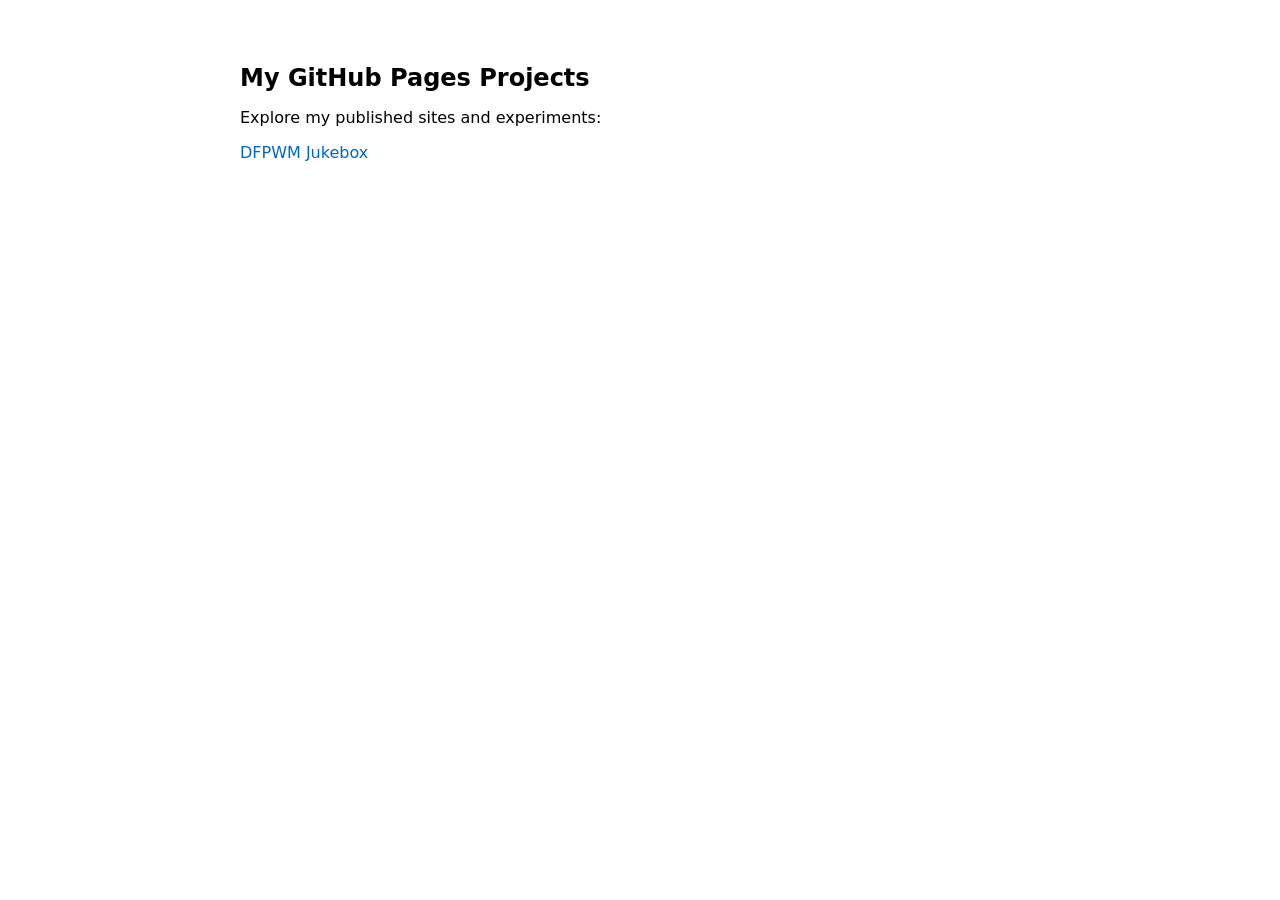
<file: index.html>
<!doctype html>
<html lang="en">
<head>
  <meta charset="utf-8">
  <title>Ronnie Reagan Projects</title>
  <meta name="viewport" content="width=device-width,initial-scale=1">

<script async src="https://pagead2.googlesyndication.com/pagead/js/adsbygoogle.js?client=ca-pub-7010587991992406"
     crossorigin="anonymous"></script>

  <style>
    body { font-family: system-ui, sans-serif; max-width: 800px; margin: 2rem auto; padding: 1rem; }
    h1 { font-size: 1.5rem; margin-bottom: 1rem; }
    ul { list-style: none; padding: 0; }
    li { margin: 0.5rem 0; }
    a { text-decoration: none; color: #0066cc; }
    a:hover { text-decoration: underline; }
  </style>
</head>
<body>
  <h1>My GitHub Pages Projects</h1>
  <p>Explore my published sites and experiments:</p>
  <ul id="projects"></ul>

  <script>
    const projects = [
      { name: "DFPWM Jukebox", path: "DFPWM_LIBRARY" },
    ];

    const list = document.getElementById("projects");
    projects.forEach(p => {
      const li = document.createElement("li");
      const a = document.createElement("a");
      a.href = `https://ronnie-reagan.github.io/${p.path}/`;
      a.textContent = p.name;
      li.appendChild(a);
      list.appendChild(li);
    });
  </script>
</body>
</html>
</file>
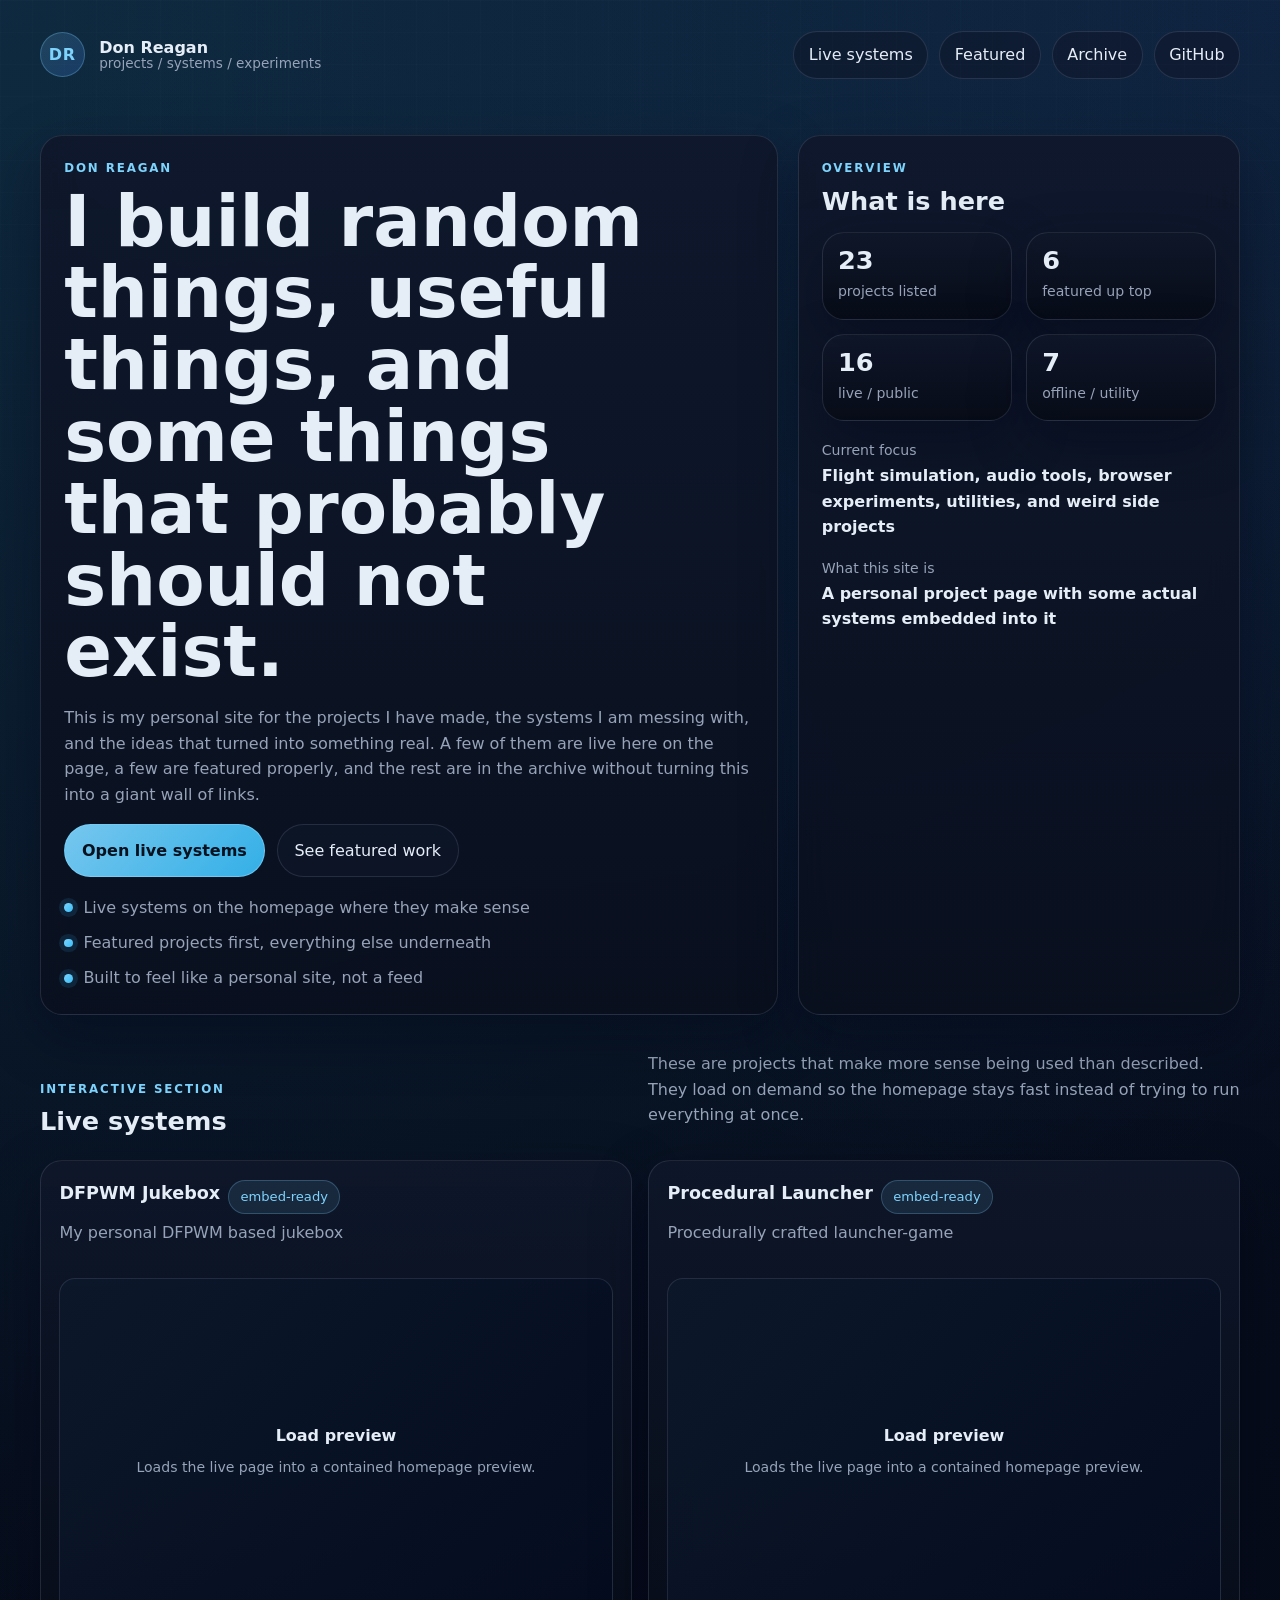
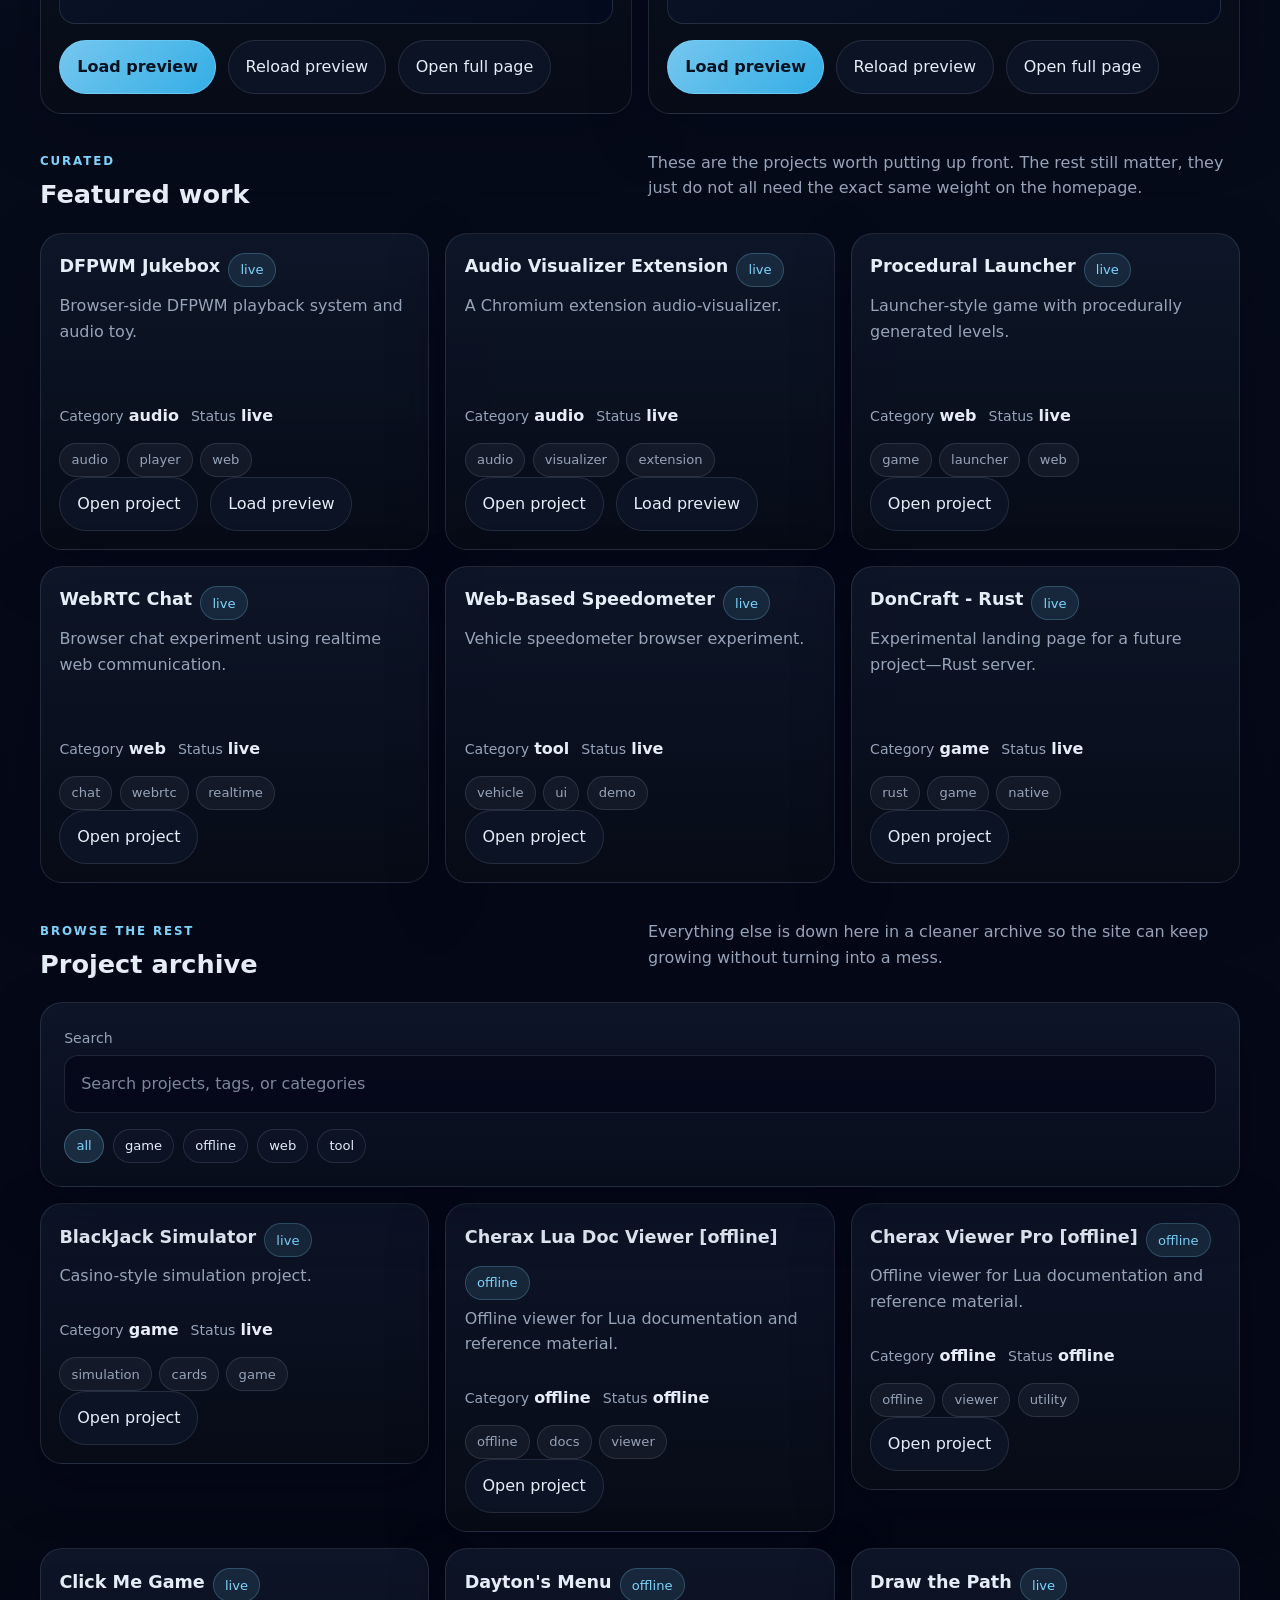
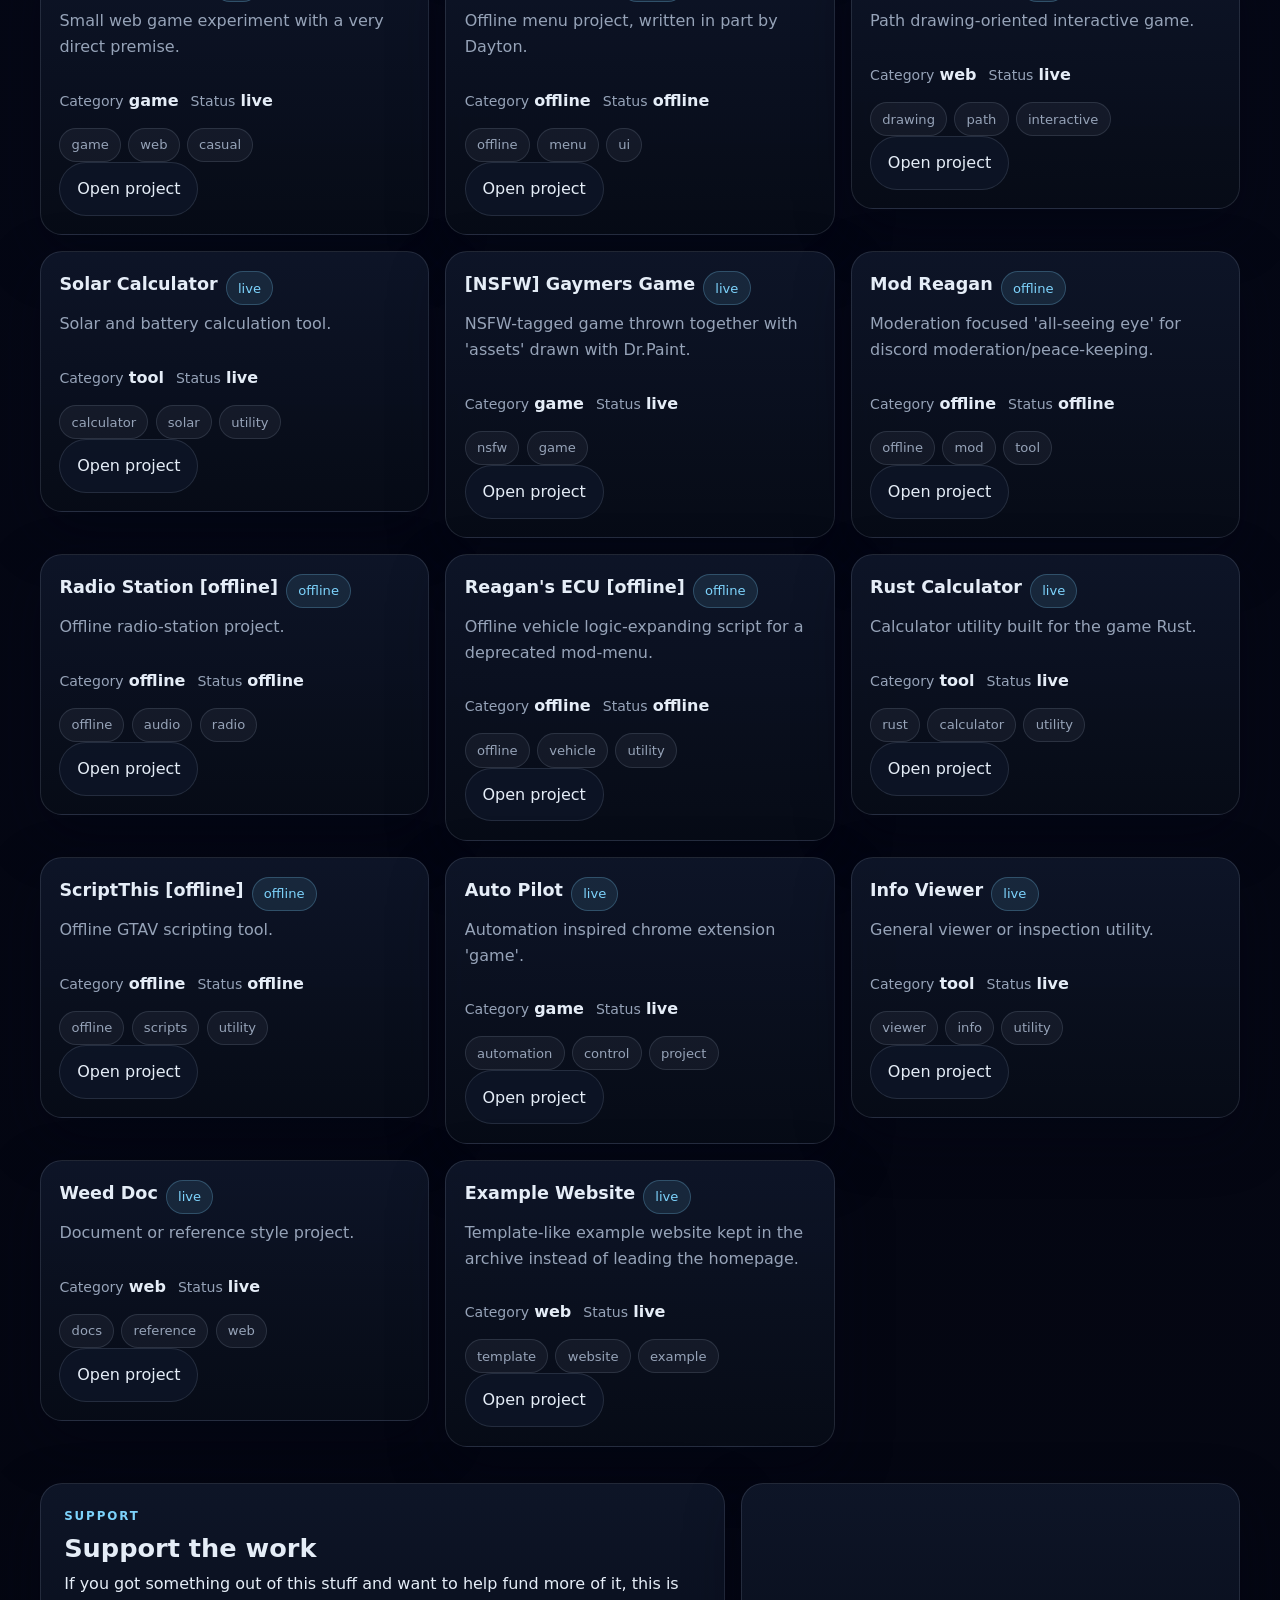
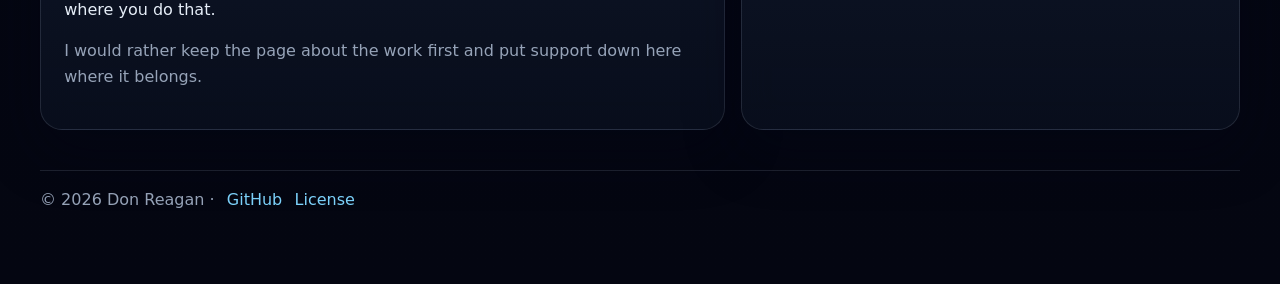
<file: docs/index.html>
<!doctype html>
<html lang="en">

<head>
  <!-- Google tag (gtag.js) -->
<script async src="https://www.googletagmanager.com/gtag/js?id=G-BGEBW89M3B"></script>
<script>
  window.dataLayer = window.dataLayer || [];
  function gtag(){dataLayer.push(arguments);}
  gtag('js', new Date());

  gtag('config', 'G-BGEBW89M3B');
</script>
  <meta charset="utf-8">
  <meta name="google-site-verification" content="9DyxzUQGztghWE8FzmfT74pqARTpPCvBxJaymXoeb8Q">
  <meta name="viewport" content="width=device-width, initial-scale=1">
  <meta name="description" content="Don Reagan's personal site for projects, experiments, tools, demos, and embedded web systems.">
  <meta name="theme-color" content="#0b1020">
  <title>Don Reagan — Projects, systems, and experiments</title>
  <link rel="icon" href="favicon.ico" sizes="any">
  <link rel="stylesheet" href="style.css">
</head>

<body>
  <div class="page-shell">
    <header class="site-header">
      <a class="brand" href="#top" aria-label="Go to top">
        <span class="brand-mark">DR</span>
        <span class="brand-copy">
          <strong>Don Reagan</strong>
          <span>projects / systems / experiments</span>
        </span>
      </a>

      <nav class="site-nav" aria-label="Primary navigation">
        <a href="#live">Live systems</a>
        <a href="#featured">Featured</a>
        <a href="#archive">Archive</a>
        <a href="https://github.com/Ronnie-Reagan" target="_blank" rel="noopener">GitHub</a>
      </nav>
    </header>

    <main id="top">
      <section class="hero section">
        <div class="hero-copy card">
          <p class="eyebrow">Don Reagan</p>
          <h1>I build random things, useful things, and some things that probably should not exist.</h1>
          <p class="hero-text">
            This is my personal site for the projects I have made, the systems I am messing with, and the ideas that turned into something real.
            A few of them are live here on the page, a few are featured properly, and the rest are in the archive without turning this into a giant wall of links.
          </p>

          <div class="hero-actions">
            <a class="button button-primary" href="#live">Open live systems</a>
            <a class="button button-secondary" href="#featured">See featured work</a>
          </div>

          <ul class="hero-notes" aria-label="Site notes">
            <li>Live systems on the homepage where they make sense</li>
            <li>Featured projects first, everything else underneath</li>
            <li>Built to feel like a personal site, not a feed</li>
          </ul>
        </div>

        <aside class="hero-panel card" aria-labelledby="hero-panel-heading">
          <div class="panel-heading">
            <p class="eyebrow">Overview</p>
            <h2 id="hero-panel-heading">What is here</h2>
          </div>

          <div class="hero-stats" id="hero-stats"></div>

          <div class="hero-mini-list">
            <div>
              <span class="mini-label">Current focus</span>
              <strong>Flight simulation, audio tools, browser experiments, utilities, and weird side projects</strong>
            </div>
            <div>
              <span class="mini-label">What this site is</span>
              <strong>A personal project page with some actual systems embedded into it</strong>
            </div>
          </div>
        </aside>
      </section>

      <section class="section" id="live" aria-labelledby="live-heading">
        <div class="section-heading">
          <div>
            <p class="eyebrow">Interactive section</p>
            <h2 id="live-heading">Live systems</h2>
          </div>
          <p class="section-copy">
            These are projects that make more sense being used than described. They load on demand so the homepage stays fast instead of trying to run everything at once.
          </p>
        </div>

        <div class="live-grid" id="live-systems"></div>
      </section>

      <section class="section" id="featured" aria-labelledby="featured-heading">
        <div class="section-heading">
          <div>
            <p class="eyebrow">Curated</p>
            <h2 id="featured-heading">Featured work</h2>
          </div>
          <p class="section-copy">
            These are the projects worth putting up front. The rest still matter, they just do not all need the exact same weight on the homepage.
          </p>
        </div>

        <div class="featured-grid" id="featured-projects"></div>
      </section>

      <section class="section" id="archive" aria-labelledby="archive-heading">
        <div class="section-heading archive-heading">
          <div>
            <p class="eyebrow">Browse the rest</p>
            <h2 id="archive-heading">Project archive</h2>
          </div>
          <p class="section-copy">
            Everything else is down here in a cleaner archive so the site can keep growing without turning into a mess.
          </p>
        </div>

        <div class="archive-toolbar card">
          <label class="search-wrap" for="project-search">
            <span class="search-label">Search</span>
            <input id="project-search" type="search" placeholder="Search projects, tags, or categories">
          </label>

          <div class="filter-group" id="project-filters" aria-label="Project filters"></div>
        </div>

        <div class="archive-grid" id="archive-projects"></div>
      </section>

      <section class="section" aria-labelledby="support-heading">
        <div class="support-grid">
          <article class="support-copy card">
            <p class="eyebrow">Support</p>
            <h2 id="support-heading">Support the work</h2>
            <p>
              If you got something out of this stuff and want to help fund more of it, this is where you do that.
            </p>
            <p class="support-small">
              I would rather keep the page about the work first and put support down here where it belongs.
            </p>
          </article>

          <aside class="support-button-card card" aria-label="Support button">
            <script
              type="text/javascript"
              src="https://cdnjs.buymeacoffee.com/1.0.0/button.prod.min.js"
              data-name="bmc-button"
              data-slug="donreagan"
              data-color="#7dd3fc"
              data-emoji=""
              data-font="Inter"
              data-text="Buy me a Coffee"
              data-outline-color="#020617"
              data-font-color="#020617"
              data-coffee-color="#f59e0b">
            </script>
          </aside>
        </div>
      </section>
    </main>

    <footer class="site-footer">
      <p>
        © <span id="year"></span> Don Reagan ·
        <a href="https://github.com/Ronnie-Reagan" target="_blank" rel="noopener">GitHub</a>
        <a href="https://github.com/Ronnie-Reagan/ronnie-reagan.github.io/tree/main?tab=License-1-ov-file#" target="_blank" rel="noopener">License</a>
      </p>
    </footer>
  </div>

  <script src="script.js"></script>
</body>

</html>
</file>
<file: docs/style.css>
:root {
  --bg: #050816;
  --bg-elevated: rgba(11, 16, 32, 0.82);
  --panel: rgba(15, 23, 42, 0.78);
  --panel-strong: rgba(15, 23, 42, 0.92);
  --text: #e5edf7;
  --muted: #96a3b8;
  --accent: #7dd3fc;
  --accent-strong: #38bdf8;
  --accent-soft: rgba(125, 211, 252, 0.14);
  --border: rgba(148, 163, 184, 0.18);
  --border-strong: rgba(125, 211, 252, 0.28);
  --shadow: 0 20px 55px rgba(2, 6, 23, 0.36);
  --radius: 22px;
  --radius-sm: 14px;
  --page-width: 1200px;
}

* {
  box-sizing: border-box;
}

html {
  scroll-behavior: smooth;
}

body {
  margin: 0;
  color: var(--text);
  font-family: Inter, system-ui, -apple-system, BlinkMacSystemFont, "Segoe UI", sans-serif;
  line-height: 1.6;
  background:
    radial-gradient(circle at top left, rgba(56, 189, 248, 0.15), transparent 32%),
    radial-gradient(circle at top right, rgba(59, 130, 246, 0.12), transparent 24%),
    linear-gradient(180deg, #07101f 0%, #050816 55%, #040611 100%);
  min-height: 100vh;
}

body::before {
  content: "";
  position: fixed;
  inset: 0;
  pointer-events: none;
  background-image:
    linear-gradient(rgba(255, 255, 255, 0.02) 1px, transparent 1px),
    linear-gradient(90deg, rgba(255, 255, 255, 0.02) 1px, transparent 1px);
  background-size: 32px 32px;
  mask-image: linear-gradient(180deg, rgba(0, 0, 0, 0.7), transparent 92%);
}

img,
iframe {
  max-width: 100%;
}

button,
input,
a {
  font: inherit;
}

.page-shell {
  width: min(calc(100% - 2rem), var(--page-width));
  margin: 0 auto;
  padding: 1.2rem 0 3.5rem;
}

.site-header {
  display: flex;
  align-items: center;
  justify-content: space-between;
  gap: 1rem;
  padding: 0.75rem 0 1.25rem;
}

.brand {
  display: inline-flex;
  align-items: center;
  gap: 0.9rem;
  color: var(--text);
  text-decoration: none;
}

.brand-mark {
  width: 2.8rem;
  height: 2.8rem;
  display: grid;
  place-items: center;
  border-radius: 50%;
  border: 1px solid var(--border-strong);
  background: linear-gradient(135deg, rgba(125, 211, 252, 0.16), rgba(59, 130, 246, 0.22));
  color: var(--accent);
  font-weight: 800;
  letter-spacing: 0.06em;
}

.brand-copy {
  display: flex;
  flex-direction: column;
  line-height: 1.1;
}

.brand-copy strong {
  font-size: 1rem;
}

.brand-copy span {
  color: var(--muted);
  font-size: 0.85rem;
}

.site-nav {
  display: flex;
  flex-wrap: wrap;
  gap: 0.7rem;
}

.site-nav a {
  color: var(--text);
  text-decoration: none;
  padding: 0.62rem 0.9rem;
  border-radius: 999px;
  border: 1px solid var(--border);
  background: rgba(15, 23, 42, 0.56);
  transition: border-color 0.2s ease, transform 0.2s ease, background 0.2s ease;
}

.site-nav a:hover,
.site-nav a:focus-visible,
.button:hover,
.button:focus-visible,
.project-action:hover,
.project-action:focus-visible,
.filter-button:hover,
.filter-button:focus-visible,
.preview-button:hover,
.preview-button:focus-visible,
.reload-button:hover,
.reload-button:focus-visible {
  transform: translateY(-1px);
  border-color: var(--border-strong);
  outline: none;
}

.section {
  margin-top: 2.25rem;
}

.card {
  background: linear-gradient(180deg, rgba(15, 23, 42, 0.9), rgba(9, 15, 29, 0.88));
  border: 1px solid var(--border);
  box-shadow: var(--shadow);
  border-radius: var(--radius);
  backdrop-filter: blur(16px);
}

.hero {
  display: grid;
  grid-template-columns: minmax(0, 1.5fr) minmax(280px, 0.9fr);
  gap: 1.25rem;
  align-items: stretch;
}

.hero-copy,
.hero-panel,
.archive-toolbar,
.support-copy,
.support-button-card {
  padding: 1.45rem;
}

.eyebrow {
  margin: 0 0 0.55rem;
  color: var(--accent);
  letter-spacing: 0.16em;
  text-transform: uppercase;
  font-size: 0.74rem;
  font-weight: 700;
}

h1,
h2,
h3,
p {
  margin-top: 0;
}

h1 {
  font-size: clamp(2.3rem, 6vw, 4.4rem);
  line-height: 1.02;
  margin-bottom: 1rem;
  max-width: 12ch;
}

h2 {
  font-size: clamp(1.45rem, 2vw, 2rem);
  line-height: 1.15;
  margin-bottom: 0.45rem;
}

h3 {
  font-size: 1.1rem;
  margin-bottom: 0.45rem;
}

.hero-text,
.section-copy,
.project-description,
.support-small,
.live-copy,
.archive-empty {
  color: var(--muted);
}

.hero-actions,
.project-actions,
.live-actions {
  display: flex;
  flex-wrap: wrap;
  gap: 0.75rem;
}

.button,
.project-action,
.preview-button,
.reload-button {
  display: inline-flex;
  align-items: center;
  justify-content: center;
  gap: 0.35rem;
  padding: 0.82rem 1.05rem;
  text-decoration: none;
  border-radius: 999px;
  border: 1px solid var(--border);
  transition: transform 0.2s ease, border-color 0.2s ease, background 0.2s ease;
}

.button-primary,
.preview-button {
  background: linear-gradient(135deg, rgba(125, 211, 252, 0.94), rgba(56, 189, 248, 0.92));
  border-color: rgba(125, 211, 252, 0.62);
  color: #04111f;
  font-weight: 700;
}

.button-secondary,
.project-action,
.reload-button {
  background: rgba(15, 23, 42, 0.7);
  color: var(--text);
}

.hero-notes {
  margin: 1.1rem 0 0;
  padding: 0;
  list-style: none;
  display: grid;
  gap: 0.6rem;
}

.hero-notes li {
  display: flex;
  align-items: center;
  gap: 0.65rem;
  color: var(--muted);
}

.hero-notes li::before {
  content: "";
  width: 0.55rem;
  height: 0.55rem;
  border-radius: 50%;
  background: linear-gradient(135deg, var(--accent), var(--accent-strong));
  box-shadow: 0 0 0 5px rgba(56, 189, 248, 0.12);
}

.panel-heading {
  margin-bottom: 1rem;
}

.hero-stats {
  display: grid;
  grid-template-columns: repeat(2, minmax(0, 1fr));
  gap: 0.9rem;
  margin-bottom: 1rem;
}

.stat-card {
  padding: 0.95rem;
  border-radius: var(--radius-sm);
  border: 1px solid var(--border);
  background: rgba(6, 12, 26, 0.55);
}

.stat-card strong {
  display: block;
  font-size: 1.6rem;
  line-height: 1;
  margin-bottom: 0.25rem;
}

.stat-card span,
.mini-label,
.meta-label,
.preview-status {
  color: var(--muted);
  font-size: 0.88rem;
}

.hero-mini-list {
  display: grid;
  gap: 0.95rem;
}

.hero-mini-list strong {
  display: block;
}

.section-heading {
  display: flex;
  justify-content: space-between;
  gap: 1rem;
  align-items: end;
  margin-bottom: 1rem;
}

.section-heading > * {
  flex: 1;
}

.live-grid,
.featured-grid,
.archive-grid,
.support-grid {
  display: grid;
  gap: 1rem;
}

.live-grid {
  grid-template-columns: repeat(2, minmax(0, 1fr));
}

.featured-grid {
  grid-template-columns: repeat(3, minmax(0, 1fr));
}

.archive-grid {
  grid-template-columns: repeat(3, minmax(0, 1fr));
  align-items: start;
}

.support-grid {
  grid-template-columns: minmax(0, 1.1fr) minmax(280px, 0.8fr);
}

.live-card,
.project-card,
.archive-card {
  padding: 1.15rem;
}

.live-card,
.project-card,
.archive-card,
.stat-card {
  border-radius: var(--radius);
  border: 1px solid var(--border);
  background: linear-gradient(180deg, rgba(15, 23, 42, 0.88), rgba(7, 12, 23, 0.92));
  box-shadow: var(--shadow);
}

.live-card {
  display: flex;
  flex-direction: column;
  gap: 1rem;
}

.live-top,
.project-top {
  display: flex;
  justify-content: space-between;
  gap: 0.8rem;
  align-items: start;
}

.project-title-row,
.live-title-row {
  display: flex;
  flex-wrap: wrap;
  gap: 0.5rem;
  align-items: center;
  margin-bottom: 0.35rem;
}

.status-pill,
.tag,
.filter-button {
  display: inline-flex;
  align-items: center;
  justify-content: center;
  border-radius: 999px;
  border: 1px solid var(--border);
  padding: 0.35rem 0.7rem;
  font-size: 0.82rem;
}

.status-pill {
  background: rgba(125, 211, 252, 0.1);
  color: var(--accent);
  border-color: rgba(125, 211, 252, 0.24);
  white-space: nowrap;
}

.tag {
  background: rgba(148, 163, 184, 0.08);
  color: var(--muted);
}

.tags {
  display: flex;
  flex-wrap: wrap;
  gap: 0.45rem;
}

.project-meta {
  display: flex;
  flex-wrap: wrap;
  gap: 0.75rem;
  margin: 0.75rem 0 0.9rem;
}

.featured-card {
  display: flex;
  flex-direction: column;
  justify-content: space-between;
  min-height: 100%;
}

.featured-card .project-description {
  min-height: 5.1rem;
}

.preview-shell {
  overflow: hidden;
  border-radius: calc(var(--radius) - 6px);
  border: 1px solid var(--border);
  background:
    linear-gradient(135deg, rgba(125, 211, 252, 0.08), rgba(59, 130, 246, 0.04)),
    rgba(2, 6, 23, 0.86);
}

.preview-placeholder,
.preview-frame {
  aspect-ratio: 16 / 10;
  width: 100%;
}

.preview-placeholder {
  display: grid;
  place-items: center;
  padding: 1rem;
  text-align: center;
}

.preview-placeholder strong {
  display: block;
  margin-bottom: 0.35rem;
}

.preview-frame {
  display: none;
  border: 0;
  background: #020617;
}

.preview-shell.loaded .preview-placeholder {
  display: none;
}

.preview-shell.loaded .preview-frame {
  display: block;
}

.archive-toolbar {
  display: grid;
  gap: 1rem;
  margin-bottom: 1rem;
}

.search-wrap {
  display: grid;
  gap: 0.35rem;
}

.search-label {
  font-size: 0.88rem;
  color: var(--muted);
}

.search-wrap input {
  width: 100%;
  padding: 0.95rem 1rem;
  border-radius: 14px;
  border: 1px solid var(--border);
  background: rgba(2, 6, 23, 0.65);
  color: var(--text);
}

.search-wrap input::placeholder {
  color: color-mix(in srgb, var(--muted) 82%, transparent);
}

.search-wrap input:focus-visible {
  outline: 2px solid rgba(125, 211, 252, 0.3);
  border-color: var(--border-strong);
}

.filter-group {
  display: flex;
  flex-wrap: wrap;
  gap: 0.55rem;
}

.filter-button {
  background: rgba(15, 23, 42, 0.68);
  color: var(--text);
  cursor: pointer;
  transition: transform 0.2s ease, border-color 0.2s ease, background 0.2s ease;
}

.filter-button.active {
  background: rgba(125, 211, 252, 0.15);
  color: var(--accent);
  border-color: rgba(125, 211, 252, 0.3);
}

.archive-empty {
  grid-column: 1 / -1;
  padding: 1.5rem;
  text-align: center;
  border-radius: var(--radius);
  border: 1px dashed var(--border);
  background: rgba(2, 6, 23, 0.34);
}

.support-button-card {
  display: grid;
  place-items: center;
  min-height: 100%;
}

.site-footer {
  margin-top: 2.5rem;
  padding-top: 1rem;
  border-top: 1px solid var(--border);
  color: var(--muted);
}

.site-footer a {
  color: var(--accent);
  text-decoration: none;
  margin-left: 0.45rem;
}

@media (max-width: 1100px) {
  .featured-grid,
  .archive-grid {
    grid-template-columns: repeat(2, minmax(0, 1fr));
  }
}

@media (max-width: 900px) {
  .site-header,
  .section-heading,
  .hero,
  .support-grid,
  .live-grid {
    grid-template-columns: 1fr;
  }

  .site-header,
  .section-heading {
    display: grid;
  }

  .site-header {
    justify-content: stretch;
  }

  .site-nav {
    justify-content: flex-start;
  }

  .hero {
    display: grid;
  }

  .support-grid {
    display: grid;
  }
}

@media (max-width: 720px) {
  .page-shell {
    width: min(calc(100% - 1rem), var(--page-width));
  }

  .featured-grid,
  .archive-grid,
  .hero-stats,
  .live-grid {
    grid-template-columns: 1fr;
  }

  h1 {
    max-width: none;
  }

  .brand {
    align-items: flex-start;
  }

  .hero-copy,
  .hero-panel,
  .archive-toolbar,
  .support-copy,
  .support-button-card,
  .live-card,
  .project-card,
  .archive-card {
    padding: 1rem;
  }

  .button,
  .project-action,
  .preview-button,
  .reload-button {
    width: 100%;
  }

  .hero-actions,
  .project-actions,
  .live-actions {
    display: grid;
  }
}

@media (prefers-reduced-motion: reduce) {
  html {
    scroll-behavior: auto;
  }

  *,
  *::before,
  *::after {
    animation: none !important;
    transition: none !important;
  }
}
</file>
